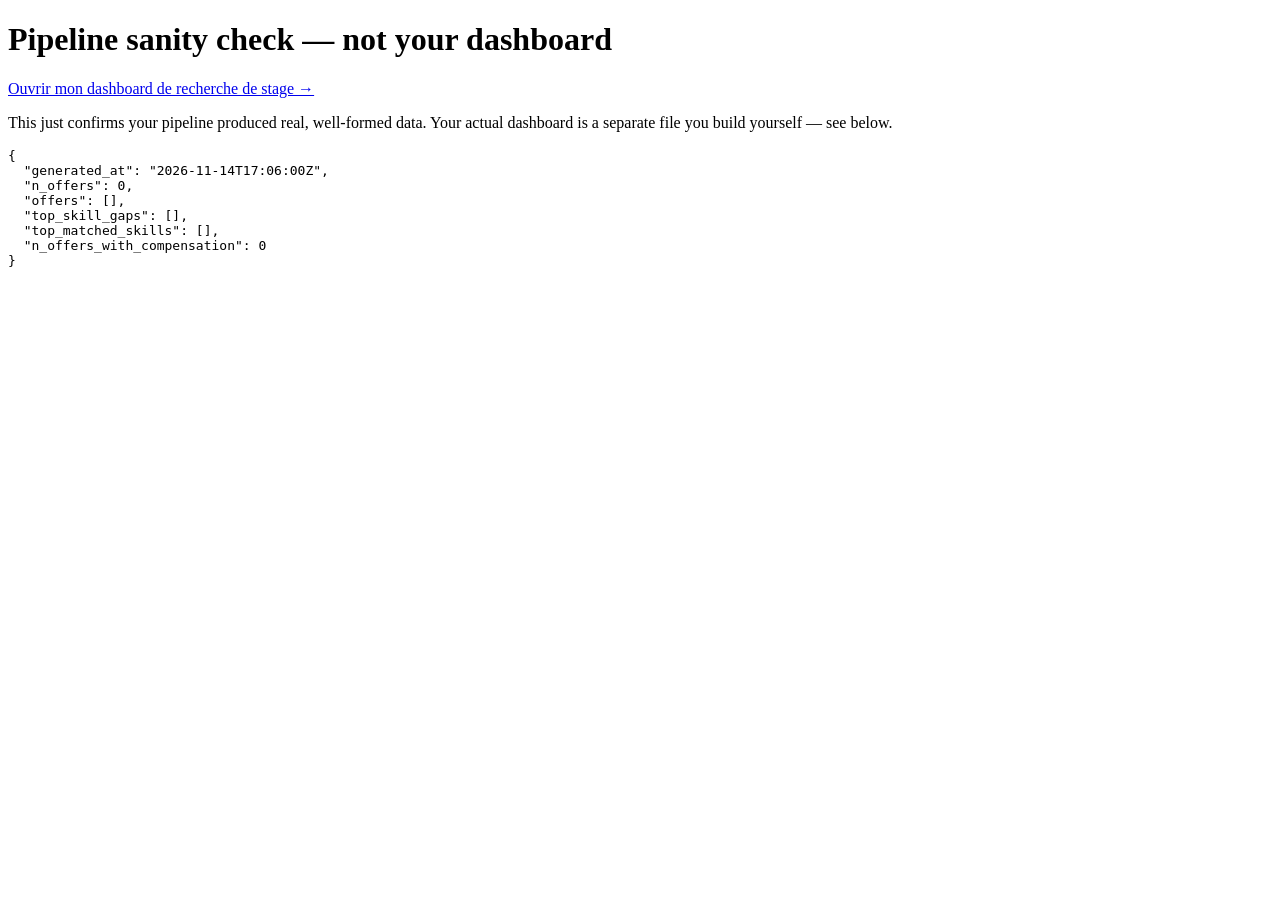
<file: docs/index.html>
<!DOCTYPE html>
<html lang="en">
<head><meta charset="utf-8"><title>Pipeline sanity check</title></head>
<body>
  <h1>Pipeline sanity check — not your dashboard</h1>
  <p><a href="dashboard.html">Ouvrir mon dashboard de recherche de stage →</a></p>
  <p>This just confirms your pipeline produced real, well-formed data. Your actual dashboard is a separate file you build yourself — see below.</p>
  <pre id="out">Loading...</pre>
<script>
fetch('data/matches.json')
  .then(r => r.json())
  .then(data => { document.getElementById('out').textContent = JSON.stringify(data, null, 2); })
  .catch(err => { document.getElementById('out').textContent = 'Could not load data: ' + err; });
</script>
</body>
</html>
</file>
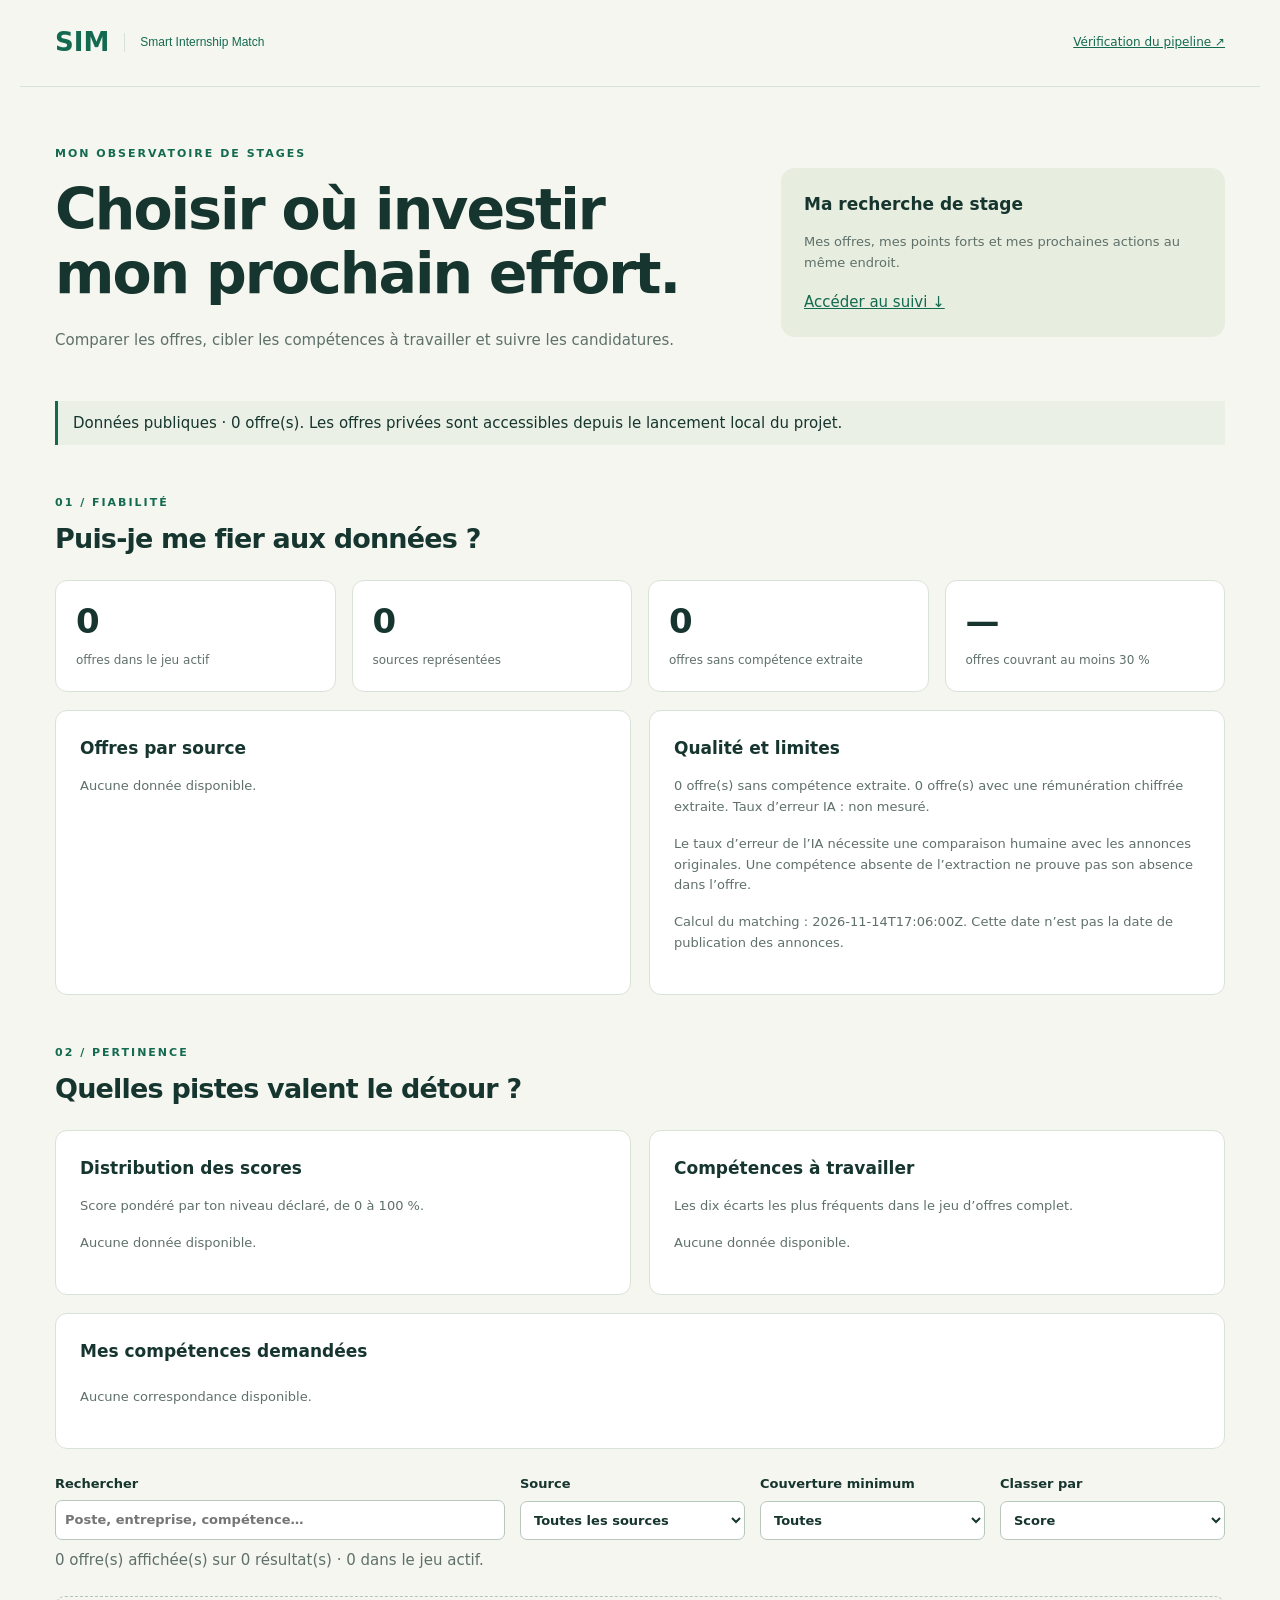
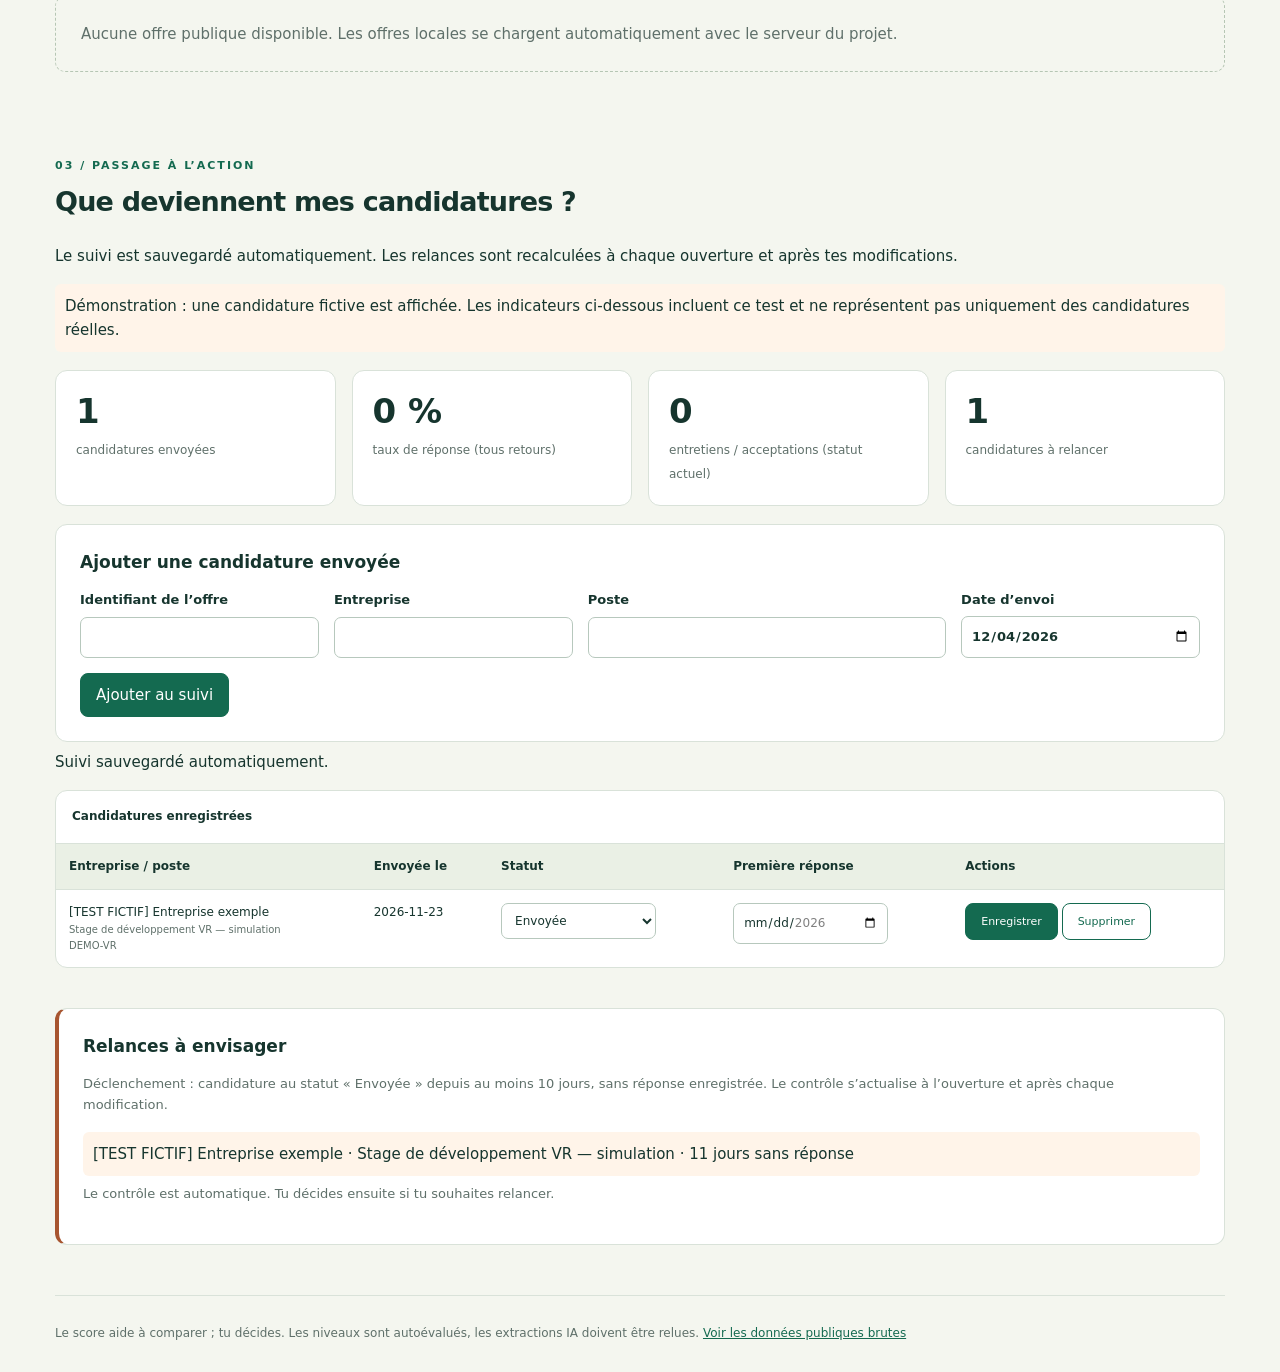
<file: docs/dashboard.html>
<!doctype html>
<html lang="fr">
<head>
  <meta charset="utf-8">
  <meta name="viewport" content="width=device-width,initial-scale=1">
  <title>Ma recherche · Smart Internship Match</title>
  <link rel="stylesheet" href="dashboard.css">
  <script src="dashboard.js" defer></script>
</head>
<body>
  <header class="topbar"><a href="dashboard.html" class="brand">SIM<span>Smart Internship Match</span></a><a href="index.html">Vérification du pipeline ↗</a></header>
  <main>
    <section class="intro"><div><p class="eyebrow">MON OBSERVATOIRE DE STAGES</p><h1>Choisir où investir<br>mon prochain effort.</h1><p class="muted">Comparer les offres, cibler les compétences à travailler et suivre les candidatures.</p></div><div class="import-panel"><h3>Ma recherche de stage</h3><p>Mes offres, mes points forts et mes prochaines actions au même endroit.</p><a href="#outcome-title">Accéder au suivi ↓</a></div></section>
    <p id="message" role="status" aria-live="polite">Chargement des données publiques…</p>
    <p id="source-note" class="muted" hidden></p>
    <section aria-labelledby="pipeline-title"><div class="section-title"><span>01 / FIABILITÉ</span><h2 id="pipeline-title">Puis-je me fier aux données ?</h2></div><div id="pipeline-kpis" class="kpis"></div><div class="two-col"><article class="panel"><h3>Offres par source</h3><div id="sources"></div></article><article class="panel"><h3>Qualité et limites</h3><p id="quality"></p><p>Le taux d’erreur de l’IA nécessite une comparaison humaine avec les annonces originales. Une compétence absente de l’extraction ne prouve pas son absence dans l’offre.</p><p id="freshness" class="muted"></p></article></div></section>
    <section aria-labelledby="search-title"><div class="section-title"><span>02 / PERTINENCE</span><h2 id="search-title">Quelles pistes valent le détour ?</h2></div><div class="two-col"><article class="panel"><h3>Distribution des scores</h3><p class="muted">Score pondéré par ton niveau déclaré, de 0 à 100 %.</p><div id="distribution"></div></article><article class="panel"><h3>Compétences à travailler</h3><p class="muted">Les dix écarts les plus fréquents dans le jeu d’offres complet.</p><div id="gaps"></div></article></div><article class="panel strengths"><h3>Mes compétences demandées</h3><div id="strengths" class="chips"></div></article>
      <div class="filters"><label>Rechercher<input id="search" type="search" placeholder="Poste, entreprise, compétence…"></label><label>Source<select id="source"><option value="">Toutes les sources</option></select></label><label>Couverture minimum<select id="coverage"><option value="0">Toutes</option><option value="0.3">30 %</option><option value="0.5">50 %</option><option value="0.8">80 %</option></select></label><label>Classer par<select id="sort"><option value="score">Score</option><option value="coverage">Couverture</option></select></label></div><p id="result-count" class="muted"></p><div id="offers" class="offers"></div><div class="toolbar"><button id="more-offers" class="secondary" hidden>Voir plus</button></div>
    </section>
    <section aria-labelledby="outcome-title"><div class="section-title"><span>03 / PASSAGE À L’ACTION</span><h2 id="outcome-title">Que deviennent mes candidatures ?</h2></div><p>Le suivi est sauvegardé automatiquement. Les relances sont recalculées à chaque ouverture et après tes modifications.</p><p id="demo-note" class="alert" role="status" hidden></p><div id="outcome-kpis" class="kpis"></div><article class="panel"><h3>Ajouter une candidature envoyée</h3><form id="application-form" class="application-form"><label>Identifiant de l’offre<input name="offer_id" required maxlength="200"></label><label>Entreprise<input name="company" required maxlength="200"></label><label>Poste<input name="title" required maxlength="300"></label><label>Date d’envoi<input name="sent_at" type="date" required></label><button type="submit">Ajouter au suivi</button></form></article><p id="tracker-message" role="status" aria-live="polite"></p><div class="table-wrap"><table><caption>Candidatures enregistrées</caption><thead><tr><th>Entreprise / poste</th><th>Envoyée le</th><th>Statut</th><th>Première réponse</th><th>Actions</th></tr></thead><tbody id="applications"></tbody></table></div><div class="toolbar"><button id="more-applications" class="secondary" hidden>Voir plus</button></div><article class="panel monitor"><h3>Relances à envisager</h3><p>Déclenchement : candidature au statut « Envoyée » depuis au moins 10 jours, sans réponse enregistrée. Le contrôle s’actualise à l’ouverture et après chaque modification.</p><div id="alerts"></div><p class="muted">Le contrôle est automatique. Tu décides ensuite si tu souhaites relancer.</p></article></section>
    <footer>Le score aide à comparer ; tu décides. Les niveaux sont autoévalués, les extractions IA doivent être relues. <a href="index.html">Voir les données publiques brutes</a></footer>
  </main>
</body>
</html>
</file>
<file: docs/dashboard.css>
:root{color-scheme:light;--ink:#16352e;--muted:#5f706a;--green:#146a50;--line:#d9e2d9;--paper:#f4f6ef;--orange:#a75530}*{box-sizing:border-box}body{margin:0;background:var(--paper);color:var(--ink);font:15px/1.6 'DM Sans',system-ui,sans-serif}a{color:var(--green)}button,input,select{font:inherit}button{cursor:pointer;background:var(--green);color:white;border:1px solid var(--green);border-radius:8px;padding:9px 15px}button.secondary{background:transparent;color:var(--green)}button:hover{filter:brightness(.92)}:focus-visible{outline:3px solid #bc723e;outline-offset:3px}input,select{max-width:100%;padding:9px;border:1px solid #b7c8bd;border-radius:7px;background:white;color:var(--ink)}label{display:grid;gap:5px;font-size:13px;font-weight:600}h1,h2,h3,.brand{font-family:Manrope,system-ui,sans-serif}h1{font-size:clamp(32px,4.6vw,57px);line-height:1.12;letter-spacing:-2px;margin:14px 0 22px}h2{font-size:27px;letter-spacing:-.8px;margin:4px 0 20px}h3{font-size:17px;margin:0 0 14px}p{margin:8px 0 16px}.muted{color:var(--muted)}.topbar{max-width:1240px;margin:auto;padding:22px 35px;border-bottom:1px solid var(--line);display:flex;align-items:center;justify-content:space-between;gap:18px}.brand{display:flex;align-items:center;gap:15px;text-decoration:none;font-size:26px;font-weight:800}.brand span{font-family:'DM Sans',sans-serif;font-size:12px;font-weight:500;border-left:1px solid var(--line);padding-left:15px}.topbar>a:last-child{font-size:12px}main{max-width:1240px;margin:auto;padding:0 35px}.intro{display:grid;grid-template-columns:1.5fr 1fr;gap:60px;align-items:center;padding:50px 0 25px}.eyebrow,.section-title>span{font-size:11px;font-weight:700;letter-spacing:2px;color:var(--green)}.import-panel{background:#e7eddf;border-radius:14px;padding:23px}.import-panel p{font-size:13px;color:var(--muted)}.import-panel input{width:100%;margin-bottom:14px;background:transparent}.import-panel button{font-size:12px}#message{border-left:3px solid var(--green);padding:10px 15px;background:#eaf0e6;overflow-wrap:anywhere}section:not(.intro){margin-top:44px}.section-title{margin-bottom:16px}.kpis{display:grid;grid-template-columns:repeat(4,1fr);gap:16px;margin:18px 0}.kpi{background:white;border:1px solid var(--line);border-radius:12px;padding:20px}.kpi strong{display:block;font:800 34px Manrope,system-ui,sans-serif;margin-bottom:6px}.kpi span{font-size:12px;color:var(--muted)}.two-col{display:grid;grid-template-columns:1fr 1fr;gap:18px}.panel{background:#fff;border:1px solid var(--line);border-radius:12px;padding:24px}.panel p{font-size:13px;color:var(--muted)}.bar-row{display:grid;grid-template-columns:minmax(90px,1fr) 2fr 30px;gap:12px;align-items:center;margin:13px 0;font-size:12px}.bar-label{overflow-wrap:anywhere}.track{height:9px;background:#edf1e9;border-radius:6px;overflow:hidden}.bar{height:100%;background:var(--green);border-radius:6px}.gap .bar{background:#b87651}.bar-row b{text-align:right}.strengths{margin-top:18px}.chips{display:flex;flex-wrap:wrap;gap:7px}.chip{display:inline-block;background:#e9f2e9;border:1px solid #d7e6d9;color:#225c40;border-radius:5px;padding:3px 8px;font-size:11px}.chip.gap{background:#f9eee6;color:#8c4a2d;border-color:#eed8c7}.filters{display:grid;grid-template-columns:2fr 1fr 1fr 1fr;gap:15px;margin-top:25px}.offers{display:grid;gap:12px}.offer{padding:23px;border:1px solid var(--line);border-radius:12px;background:white;display:grid;grid-template-columns:1fr 125px;gap:20px}.offer h3{margin-bottom:3px}.offer .meta{font-size:12px;color:var(--muted)}.offer .score{text-align:right;font:800 30px Manrope,system-ui,sans-serif}.offer .score small{display:block;font:400 11px 'DM Sans',sans-serif;color:var(--muted)}.offer .chips{margin-top:10px}.offer details{font-size:13px;margin-top:12px}.offer details p{white-space:pre-line}.offer button{margin-top:14px;font-size:12px}.empty{padding:25px;border:1px dashed #b6c6b4;border-radius:10px;color:var(--muted)}.application-form{display:grid;grid-template-columns:1fr 1fr 1.5fr 1fr;gap:15px}.application-form button{grid-column:1/-1;justify-self:start}.toolbar{display:flex;align-items:center;flex-wrap:wrap;gap:12px;margin:20px 0}.toolbar button{font-size:12px}.file-label{max-width:270px}.file-label input{font-size:11px}.table-wrap{overflow:auto;background:white;border:1px solid var(--line);border-radius:12px}table{border-collapse:collapse;width:100%;font-size:12px;min-width:760px;text-align:left}caption{text-align:left;padding:16px;font-weight:700}th,td{padding:13px;border-top:1px solid var(--line);vertical-align:top}th{background:#eaf0e5}td select,td input{font-size:12px;width:155px}td small{display:block;color:var(--muted)}td button{font-size:11px}.monitor{margin-top:20px;border-left:4px solid var(--orange)}.alert{background:#fff4e9;padding:10px;border-radius:6px;margin:7px 0}.error{color:#a02e25}footer{border-top:1px solid var(--line);padding:28px 0;margin-top:50px;color:var(--muted);font-size:12px}code{overflow-wrap:anywhere}@media(max-width:850px){.intro{grid-template-columns:1fr;gap:20px}.kpis{grid-template-columns:repeat(2,1fr)}.two-col{grid-template-columns:1fr}.filters,.application-form{grid-template-columns:1fr 1fr}.brand span{display:none}}@media(max-width:500px){main{padding:0 16px}.topbar{padding:16px}.intro{padding-top:30px}h1{letter-spacing:-1px}.filters,.application-form{grid-template-columns:1fr}.offer{grid-template-columns:1fr}.offer .score{text-align:left}.panel{padding:18px}.kpi{padding:15px}}
</file>
